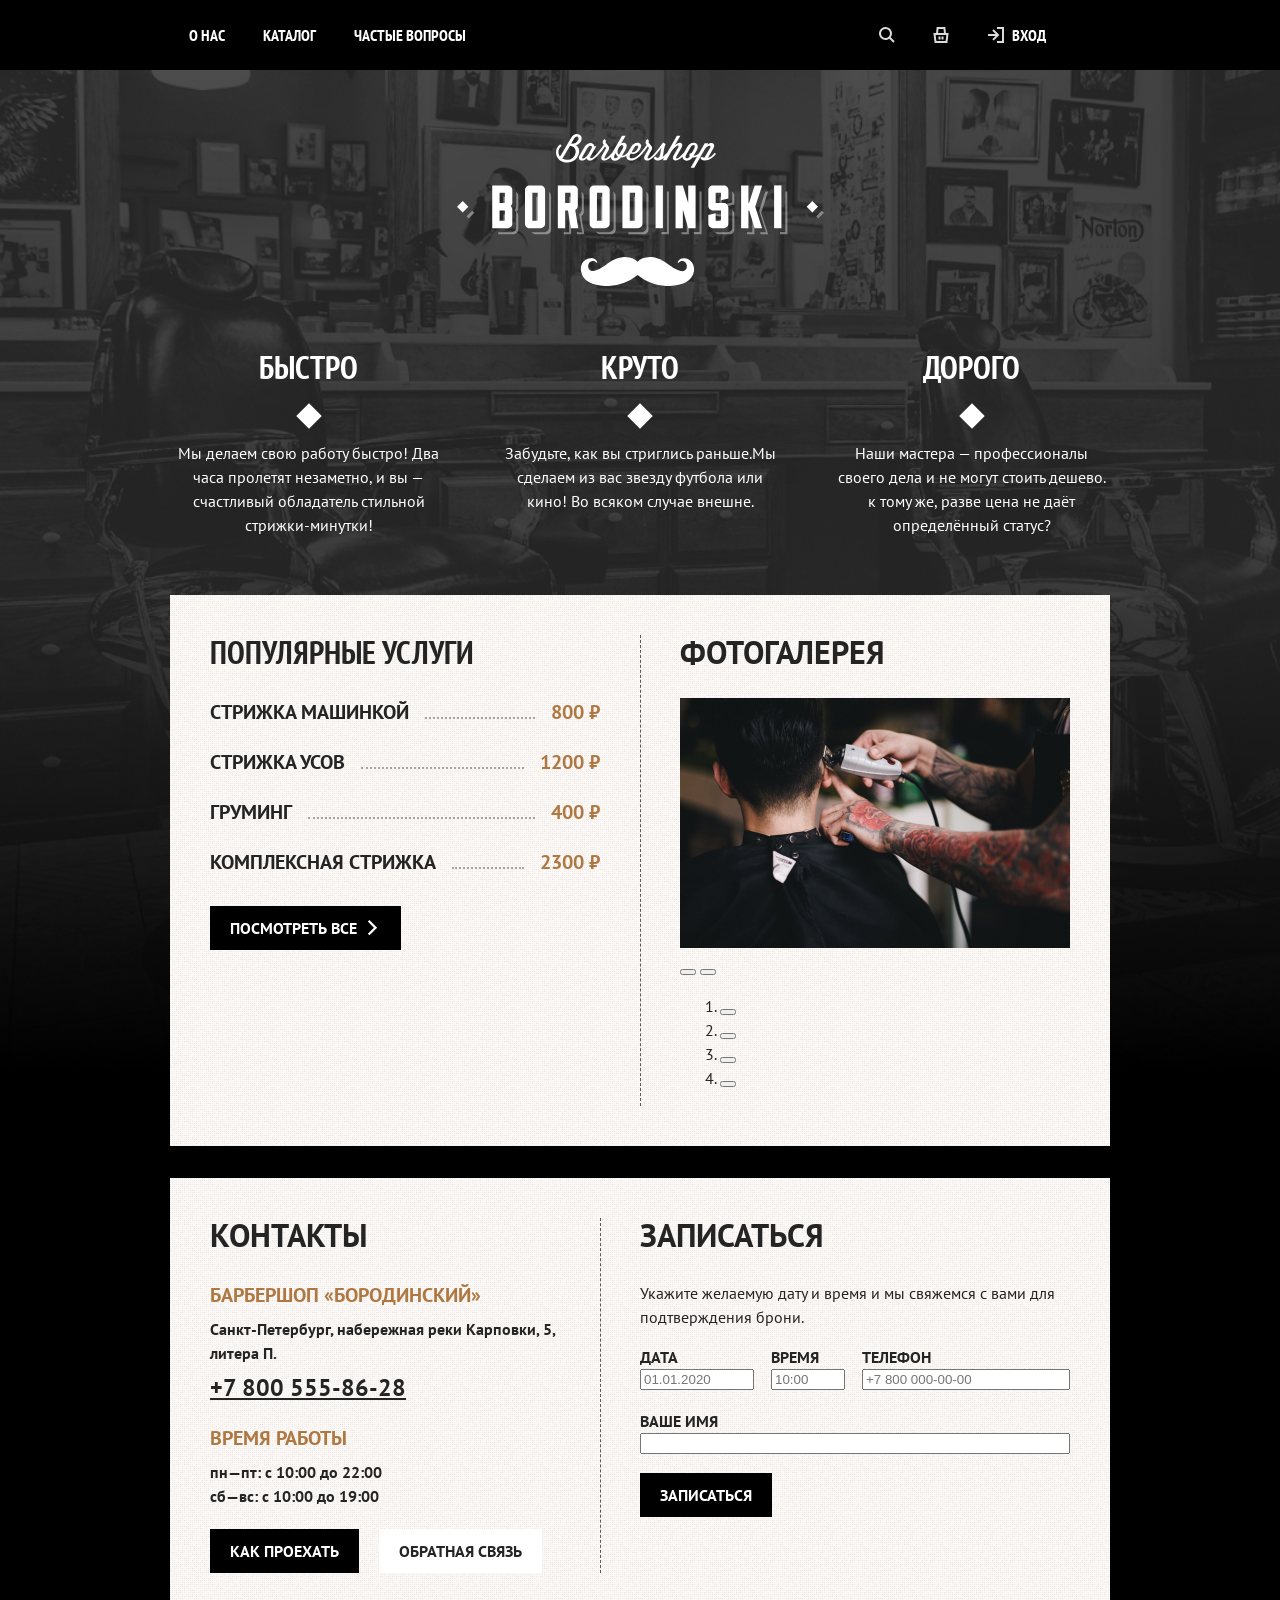
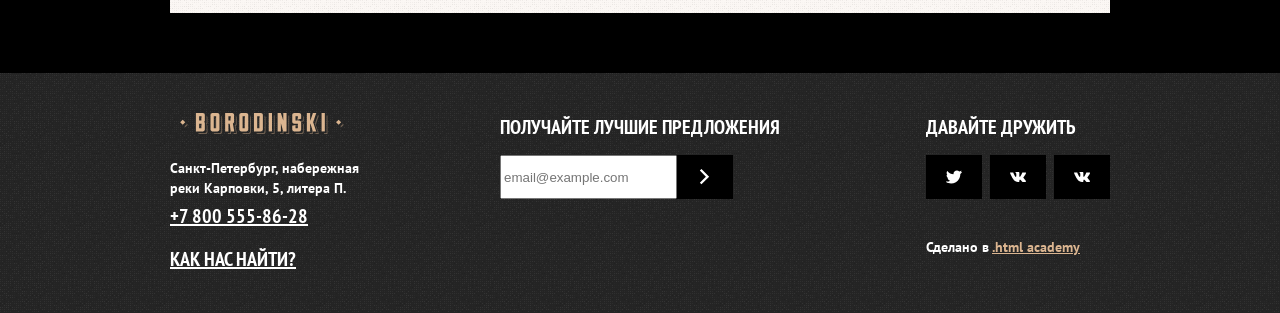
<file: index.html>
<!DOCTYPE html>
<html lang="ru">

  <head>
    <meta charset="utf-8">
    <meta name="viewport" content="width=device-width, initial-scale=1">
    <title>Главная</title>
    <link rel="stylesheet" href="styles/styles.css">
  </head>

  <body>
    <header class="page-header">
      <nav class="navigation">
        <ul class="navigation-list">
          <li class="navigation-item">
            <a class="navigation-link" href="#">
              О нас
            </a>
          </li>
          <li class="navigation-item">
            <a class="navigation-link" href="catalog.html">
              Каталог
            </a>
          </li>
          <li class="navigation-item">
            <a class="navigation-link" href="#">
              Частые вопросы
            </a>
          </li>
        </ul>
        <ul class="navigation-list navigation-user">
          <li class="navigation-item">
            <a class="navigation-link" href="#">
              <svg class="navigation-icon" aria-hidden="true" focusable="false" width="16" height="16" xmlns="http://www.w3.org/2000/svg" fill="currentColor">
                <path fill-rule="evenodd" clip-rule="evenodd" d="M11 6.5a4.5 4.5 0 11-9 0 4.5 4.5 0 019 0zm-.665 5.249a6.5 6.5 0 111.414-1.414l3.958 3.958-1.414 1.414-3.958-3.958z" />
              </svg>
              <span class="visually-hidden">
                Поиск
              </span>
            </a>
          </li>
          <li class="navigation-item">
            <a class="navigation-link" href="#">
              <svg class="navigation-icon" aria-hidden="true" focusable="false" width="16" height="16" xmlns="http://www.w3.org/2000/svg">
                <path fill-rule="evenodd" clip-rule="evenodd" d="M3.09 6L3.577.905 3.662 0h8.676l.086.905L12.909 6h2.724l-.14 1.124-1 8-.11.876H1.617l-.11-.876-1-8L.368 6H3.09zM5.1 6h5.8l-.38-4H5.48L5.1 6zm-1.717 8l-.75-6h10.734l-.75 6H3.383zM8.5 9.5v3h2v-3h-2zm-3 3v-3h2v3h-2z" />
              </svg>
              <span class="visually-hidden">
                Корзина
              </span>
            </a>
          </li>
          <li class="navigation-item">
            <a class="navigation-link navigation-link-login" href="#">
              <svg class="navigation-icon" width="16" height="16" fill="none" xmlns="http://www.w3.org/2000/svg">
                <path fill-rule="evenodd" clip-rule="evenodd" d="M9 2h5v12H9v2h7V0H9v2zM4.293 3.707L7.536 6.95H0v2h7.536l-3.243 3.242 1.414 1.415 4.95-4.95.707-.707-.707-.707-4.95-4.95-1.414 1.414z" />
              </svg>
              Вход
            </a>
          </li>
        </ul>
      </nav>
    </header>

    <main class="main-container main-index">
      <div class="page-container">
        <h1 class="visually-hidden">Барбершоп «Бородинский»</h1>
        <img class="logo" src="images/logo-full-white.svg" width="367" height="152" alt="Барбершоп «Бородинский»">

        <section class="advantages">
          <h2 class="visually-hidden">
            Преимущества
          </h2>
          <ul class="advantages-list">
            <li class="advantages-item">
              <h3 class="advantages-title">
                Быстро
              </h3>
              <p class="advantages-description">
                Мы делаем свою работу быстро! Два часа пролетят незаметно, и вы — счастливый обладатель стильной стрижки-минутки!
              </p>
            </li>
            <li class="advantages-item">
              <h3 class="advantages-title">
                Круто
              </h3>
              <p class="advantages-description">
                Забудьте, как вы стриглись раньше.Мы сделаем из вас звезду футбола или кино! Во всяком случае внешне.
              </p>
            </li>
            <li class="advantages-item">
              <h3 class="advantages-title">
                Дорого
              </h3>
              <p class="advantages-description">
                Наши мастера — профессионалы своего дела и не могут стоить дешево. к тому же, разве цена не даёт определённый статус?
              </p>
            </li>
          </ul>
        </section>

        <div class="index-columns">
          <section class="services">
            <h2 class="services-title">
              Популярные услуги
            </h2>
            <ul class="services-list">
              <li class="services-item">
                Стрижка машинкой
                <b class="services-price">
                  800 ₽
                </b>
              </li>
              <li class="services-item">
                Стрижка усов
                <b class="services-price">
                  1200 ₽
                </b>
              </li>
              <li class="services-item">
                Груминг
                <b class="services-price">
                  400 ₽
                </b>
              </li>
              <li class="services-item">
                Комплексная стрижка
                <b class="services-price">
                  2300 ₽
                </b>
              </li>
            </ul>
            <button class="button button-all">
              Посмотреть все
            </button>
          </section>

          <section class="gallery">
            <h2 class="gallery-title">
              Фотогалерея
            </h2>
            <img class="slider-image" src="images/gallery.jpg" width="390" height="250" alt="Примеры работ">
            <button class="slider-button slider-prev" type="button">
              <span class="visually-hidden">
                Предыдущее фото
              </span>
            </button>
            <button class="slider-button slider-next" type="button">
              <span class="visually-hidden">
                Предыдущее фото
              </span>
            </button>
            <ol class="slider-division">
              <li class="slider-division-item">
                <button class="slider-division-button slider-division-button-current" type="button">
                  <span class="visually-hidden">
                    1 фото
                  </span>
                </button>
              </li>
              <li class="slider-division-item">
                <button class="slider-division-button" type="button">
                  <span class="visually-hidden">
                    2 фото
                  </span>
                </button>
              </li>
              <li class="slider-division-item">
                <button class="slider-division-button" type="button">
                  <span class="visually-hidden">
                    3 фото
                  </span>
                </button>
              </li>
              <li class="slider-division-item">
                <button class="slider-division-button" type="button">
                  <span class="visually-hidden">
                    4 фото
                  </span>
                </button>
              </li>
            </ol>
          </section>
        </div>

        <div class="index-columns">
          <section class="contacts">
            <h2 class="contacts-title">
              Контакты
            </h2>
            <h3 class="contacts-subtitle">
              Барбершоп «Бородинский»
            </h3>
            <address class="contacts-address">
              <p class="contacts-address-text">
                Санкт-Петербург, набережная реки Карповки, 5, литера П.
              </p>
              <a class="contacts-phone" href="tel:+78005558628">
                +7 800 555-86-28
              </a>
            </address>
            <h3 class="contacts-subtitle">
              Время работы
            </h3>
            <ul class="contacts-schedule">
              <li class="contacts-schedule-item">
                пн—пт: с 10:00 до 22:00
              </li>
              <li class="contacts-schedule-item">
                сб—вс: с 10:00 до 19:00
              </li>
            </ul>
            <p class="contacts-navigation">
              <a class="button" href="#">
                Как проехать
              </a>
              <a class="button button-feedback" href="#">
                Обратная связь
              </a>
            </p>
          </section>

          <section class="appointment">
            <h2 class="appointment-title">Записаться</h2>
            <p>Укажите желаемую дату и время и мы свяжемся с вами для подтверждения брони.</p>
            <form class="appointment-form" action="https://echo.htmlacademy.ru/" method="post">
              <p class="field-group appointment-form-date">
                <label class="form-label" for="appointment-date">
                  Дата
                </label>
                <input type="text" name="appointment-date" id="appointment-date" placeholder="01.01.2020">
              </p>
              <p class="field-group appointment-form-time">
                <label class="form-label" for="appointment-time">
                  Время
                </label>
                <input type="text" name="appointment-time" id="appointment-time" placeholder="10:00">
              </p>
              <p class="field-group appointment-form-phone">
                <label class="form-label" for="appointment-phone">
                  Телефон
                </label>
                <input type="text" name="appointment-phone" id="appointment-phone" placeholder="+7 800 000-00-00">
              </p>
              <p class="field-group appointment-form-name">
                <label class="form-label" for="appointment-name">
                  Ваше имя
                </label>
                <input type="text" name="appointment-name" id="appointment-name">
              </p>
              <button class="button appointment-submit" type="submit">
                Записаться
              </button>
            </form>
          </section>
        </div>
      </div>
    </main>

    <footer class="page-footer">
      <div class="page-footer-container">
        <section class="footer-contacts">
          <h2 class="visually-hidden">
            Контакты
          </h2>
          <img class="footer-contacts-logo" src="images/logo-short-dark.svg" width="184" height="21" alt="Логотип Барбершоп «Бородинский»">
          <address class="footer-contacts-address">
            <p class="footer-about-text">
              Санкт-Петербург, набережная реки Карповки, 5, литера П.
            </p>
            <a class="footer-contacts-address-phone" href="">
              +7 800 555-86-28
            </a>
          </address>
          <a class="footer-contacts-map-link" href="#">
            Как нас найти?
          </a>
        </section>

        <section class="newsletter">
          <h2 class="page-footer-title">Получайте лучшие предложения</h2>
          <form class="newsletter-form" action="https://echo.htmlacademy.ru/" method="post">
            <label class="visually-hidden" for="newsletter-email">
              Email
            </label>
            <input class="field" type="email" name="newsletter-email" id="newsletter-email" placeholder="email@example.com">
            <button class="button newsletter-button" type="submit">
              <span class="visually-hidden">
                Отправить
              </span>
            </button>
          </form>
        </section>

        <section class="footer-social">
          <h2 class="page-footer-title">
            Давайте дружить
          </h2>
          <ul class="footer-social-list">
            <li class="footer-social-item">
              <a class="footer-social-link footer-social-tw" href="#">
                <span class="visually-hidden">
                  rutube
                </span>
              </a>
            </li>
            <li class="footer-social-item">
              <a class="footer-social-link footer-social-vk" href="#">
                <span class="visually-hidden">
                  ВКонтакте
                </span>
              </a>
            </li>
            <li class="footer-social-item">
              <a class="footer-social-link footer-social-vkontakte" href="#">
                <span class="visually-hidden">
                  vkontakte
                </span>
              </a>
            </li>
          </ul>
          <p class="about-text">
            Сделано в <a class="htmlacademy-link" href="https://htmlacademy.ru/">.html academy</a>
          </p>
        </section>
      </div>
    </footer>
  </body>

</html>
</file>
<file: styles/styles.css>
@font-face {
  font-family: "PT Sans";
  font-style: normal;
  font-weight: 400;
  src: url("../fonts/pt-sans-regular.woff2") format("woff2");
  font-display: swap;
}

@font-face {
  font-family: "PT Sans";
  font-style: normal;
  font-weight: 700;
  src: url("../fonts/pt-sans-bold.woff2") format("woff2");
  font-display: swap;
}

@font-face {
  font-family: "PT Sans Narrow";
  font-style: normal;
  font-weight: 700;
  src: url("../fonts/pt-sans-narrow-bold.woff2") format("woff2");
  font-display: swap;
}

html {
  height: 100%;
}

body {
  margin: 0;
  display: flex;
  flex-direction: column;
  min-height: 100%;
  font-family: "PT Sans", sans-serif;
  font-size: 16px;
  line-height: 24px;
  color: #242424;
  background-color: #fbf7f4;
}

.visually-hidden {
  position: absolute;
  width: 1px;
  height: 1px;
  margin: -1px;
  padding: 0;
  border: 0;
  clip: rect(0 0 0 0);
  overflow: hidden;
}

.button {
  display: inline-block;
  box-sizing: border-box;
  padding: 14px 20px;
  font-family: inherit;
  font-size: 16px;
  line-height: 16px;
  font-weight: 700;
  text-align: center;
  color: #ffffff;
  background-color: #000000;
  border: none;
  text-decoration: none;
  text-transform: uppercase;
  cursor: pointer;
}

.button:hover,
.footer-social-link:hover {
  background-color: #814b18;
}

.button:focus,
.footer-social-link:focus {
  outline: 2px solid #dbb590;
  background-color: #4e2e0e;
}

.button:disabled {
  color: #e7e7e7;
  background-color: #595959;
}

.button:disabled:hover {
  background-color: #595959;
  outline: none;
  cursor: default;
}

.button + .button {
  margin-left: 16px;
}

.button-all{
  padding-right: 44px;
  background-image: url("../images/arrow-right.svg");
  background-repeat: no-repeat;
  background-size: 16px 16px;
  background-position: center right 20px;
}

.button-feedback {
  color: #242424;
  background-color: #ffffff;
}

.button-feedback:hover {
  background-color: #dbb590;
}

.button-feedback:focus {
  outline: 2px solid #af7842;
  background-color: #dbb590;
}

.page-header {
  color: #ffffff;
  background-color: #000000;
}

.navigation {
  display: flex;
  width: 940px;
  margin: 0 auto;
}

.navigation-list {
  display: flex;
  flex-wrap: wrap;
  width: 470px;
  margin: 0;
  padding: 0;
  list-style: none;
}

.navigation-user {
  max-width: 250px;
  margin-left: auto;
}

.navigation-link {
  position: relative;
  display: block;
  padding: 24px 19px;
  font-family: "PT Sans Narrow", sans-serif;
  line-height: 22px;
  font-weight: 700;
  text-align: center;
  color: #ffffff;
  background-color: #000000;
  text-decoration: none;
  text-transform: uppercase;
}

.navigation-link:hover {
  background-color: #595959;
  outline: none;
}

.navigation-link:focus {
  box-shadow: inset 0 0 0 4px #e7e7e7;
}

.navigation-link-current::before {
  position: absolute;
  content: "";
  height: 4px;
  right: 20px;
  left: 20px;
  bottom: 0;
  background-color: #ffffff;
}

.navigation-icon {
  position: absolute;
  top: 0;
  right: 0;
  bottom: 0;
  left: 0;
  margin: auto;
  fill: #dbdbdb;
}

.navigation-link:hover .navigation-icon {
  fill: #242424;
}

.navigation-link:focus .navigation-icon {
  fill: #dbdbdb;
}

.navigation-logo {
  display: flex;
  align-items: center;
  width: 140px;
  margin-right: 100px;
}

.navigation-link-login {
  padding-left: 44px;
}

.navigation-link-login .navigation-icon {
  right: auto;
  left: 20px;
  margin: auto 0;
}

.navigation-user .navigation-link {
  min-width: 16px;
  min-height: 22px;
}

.main-container {
  flex-grow: 1;
  padding-top: 64px;
  padding-bottom: 60px;
}

.main-index {
  color: #ffffff;
  background-color: #000000;
  background-image: url("../images/index-bg.jpg");
  background-size: 100% auto;
  background-repeat: no-repeat;
}

.main-inner {
  padding-top: 40px;
  color: #242424;
  background-color: #fbf7f4;
  background-image: url("../images/noisy.png");
}

.page-container {
  width: 940px;
  margin: 0 auto;
}

.logo {
  display: block;
  margin: 0 auto;
  margin-bottom: 64px;
}

.advantages {
  margin-bottom: 58px;
}

.advantages-list {
  display: flex;
  justify-content: space-between;
  margin: 0;
  padding: 0;
  list-style: none;
  text-align: center;
  color: #ffffff
}

.advantages-item {
  width: 277px;
}

.advantages-title {
  position: relative;
  margin-top: 0;
  margin-bottom: 56px;
  font-family: "PT Sans Narrow", sans-serif;
  font-size: 32px;
  line-height: 35px;
  text-transform: uppercase;
}

.advantages-title::before {
  position: absolute;
  bottom: -40px;
  content: "";
  width: 18px;
  height: 18px;
  background-color: #ffffff;
  left: 50%;
  margin-left: -9px;
  transform: rotate(45deg);
}

.advantages-description {
  margin: 0;
}

.index-columns {
  position: relative;
  display: flex;
  justify-content: space-between;
  margin-bottom: 32px;
  padding: 40px;
  color: #242424;
  background-color: #fbf7f4;
  background-image: url("../images/noisy.png");
}

.index-columns::after {
  position: absolute;
  content: "";
  top: 40px;
  bottom: 40px;
  width: 0;
  border-right: 1px dashed #595959;
}

.index-columns:first-of-type::after {
  left: 470px;
}

.index-columns:last-of-type::after {
  left: 430px;
}

.index-columns:last-child {
  margin-bottom: 0;
}

.services {
  width: 390px;
  text-transform: uppercase;
}

.services-title {
  font-family: "PT Sans Narrow", sans-serif;
  margin-top: 0;
  margin-bottom: 28px;
  font-size: 32px;
  line-height: 35px;
  font-weight: 700;
}

.services-list {
  margin: 0;
  margin-bottom: 30px;
  padding: 0;
  list-style: none;
  font-size: 20px;
  line-height: 28px;
  font-weight: 700;
}

.services-item {
  display: flex;
  justify-content: space-between;
  align-items: baseline;
  margin-bottom: 22px;
}

.services-item::before {
  content: "";
  flex-grow: 1;
  order: 2;
  margin-right: 16px;
  margin-left: 16px;
  border-bottom: 2px dotted rgba(89, 89, 89, 0.5);
}

.services-price {
  order: 3;
  color: #af7842;
}

.gallery {
  width: 390px;
}

.gallery-title {
  margin-top: 0;
  margin-bottom: 28px;
  font-size: 32px;
  line-height: 35px;
  font-weight: 700;
  text-transform: uppercase;
}

.contacts {
  width: 350px;
  font-weight: 700;
}

.contacts-title {
  margin-top: 0;
  margin-bottom: 28px;
  font-size: 32px;
  line-height: 35px;
  font-weight: 700;
  text-transform: uppercase;
}

.contacts-address {
  font-style: normal;
}

.contacts-subtitle {
  margin-top: 22px;
  margin-bottom: 8px;
  font-size: 20px;
  line-height: 28px;
  text-transform: uppercase;
  color: #af7842;
}

.contacts-address-text {
  margin: 8px 0;
}

.contacts-phone {
  font-size: 24px;
  line-height: 29px;
  text-decoration-line: underline;
  text-transform: uppercase;
  color: #242424;
}

.contacts-schedule {
  margin: 8px 0;
  padding: 0;
  list-style: none;
}

.contacts-navigation {
  margin-top: 21px;
  margin-bottom: 0;
}

.appointment {
  width: 430px;
}

.appointment-title {
  margin-top: 0;
  margin-bottom: 28px;
  font-size: 32px;
  line-height: 35px;
  font-weight: 700;
  text-transform: uppercase;
}

.appointment-form {
  display: grid;
  grid-template-columns: 114px 74px 208px;
  gap: 19px  17px;
}

.field-group {
  display: flex;
  flex-direction: column;
  margin: 0;
}

.appointment-form  .info {
  display: none;
}

.appointment-form-name {
  grid-column: 1 / -1;
}

.appointment-submit {
  grid-column: 1 / -1;
  justify-self: start;
}

.form-label {
  line-height: 24px;
  font-weight: 700;
  text-transform: uppercase;
}

.page-footer {
  font-size: 14px;
  font-weight: 700;
  color: #ffffff;
  background-color: #242424;
  background-image: url("../images/noisy.png");
  background-repeat: repeat;
}

.page-footer-container {
  display: flex;
  width: 940px;
  margin: 0 auto;
  padding: 40px 0;
}


.page-footer a {
  color: #ffffff;
}

.page-footer .htmlacademy-link {
  font-size: 14px;
  color: #dbb590;
}

.page-footer-title {
  margin-top: 0;
  margin-bottom: 14px;
  font-family: "PT Sans Narrow", sans-serif;
  font-size: 20px;
  line-height: 28px;
  font-weight: 700;
  color: #ffffff;
  text-transform: uppercase;
}

.footer-contacts {
  width: 200px;
  margin-right: 130px;
}

.footer-contacts-logo {
  display: block;
  margin-bottom: 24px;
}

.footer-about-text {
  margin-top: 0;
  margin-bottom: 4px;
}

.footer-contacts-address {
  margin-bottom: 16px;
  font-style: normal;
}

.footer-contacts-address p {
  font-size: 14px;
  line-height: 20px;
  font-weight: 700;
  color: #ffffff;
}

.footer-contacts-address-phone {
  font-family: "PT Sans Narrow", sans-serif;
  font-size: 20px;
  line-height: 28px;
  font-weight: 700;
  text-decoration: underline;
  text-transform: uppercase;
}

.footer-contacts-map-link {
  font-family: "PT Sans Narrow", sans-serif;
  font-size: 20px;
  line-height: 26px;
  font-weight: 700;
  color: #ffffff;
  text-decoration: underline;
  text-transform: uppercase;
}

.newsletter-form {
  display: flex;
}

.newsletter-button {
  width: 56px;
  height: 44px;
  background-image: url("../images/arrow-right.svg");
  background-repeat: no-repeat;
  background-position: center;
  background-size: 16px 16px;
}

.footer-social {
  margin-left: auto;
  max-width: 190px;
}

.footer-social p {
  margin: 0;
}

.footer-social-list {
  display: flex;
  flex-wrap: wrap;
  margin: 0;
  margin-bottom: 28px;
  padding: 0;
  list-style: none;
}

.footer-social-item {
  margin-right: 8px;
  margin-bottom: 8px;
}

.footer-social-item:nth-child(3n) {
  margin-right: 0;
}

.footer-social-link {
  display: block;
  width: 56px;
  height: 44px;
  background-color: #000000;
  background-repeat: no-repeat;
  background-position: center;
  background-size: 16px 16px;
}

.footer-social-tw {
  background-image: url("../images/twitter.svg");
}

.footer-social-vk {
  background-image: url("../images/vk.svg");
}

.footer-social-vkontakte {
  background-image: url("../images/vk.svg");
}

.inner-header-title {
  margin-top: 0;
  margin-bottom: 16px;
  font-size: 32px;
  line-height: 35px;
  text-transform: uppercase;
}

.breadcrumbs {
  display: flex;
  margin: 0;
  padding: 0;
  color: #242424;
  list-style: none;

}

.breadcrumbs-link {
  color: inherit;
}

.breadcrumbs-item {
  position: relative;
  margin-right: 32px;
  list-style: none;
}

.breadcrumbs-item::after {
  position: absolute;
  top: 10px;
  right: -20px;
  width: 8px;
  height: 8px;
  background-color: #242424;
  content: "";
  transform: rotate(45deg);
}

.breadcrumbs-item:last-child::after {
  content: none;
}

.catalog-products {
  display: flex;
}

.catalog-filter {
  width: 220px;
  margin-right: 20px;
}

.catalog-right-column {
  width: 700px;
}

.catalog-filter-title {
  font-size: 20px;
  line-height: 28px;
  font-weight: 700;
  color: #242424;
  text-transform: uppercase;
}

.control {
  font-weight: 700;
}

.sorting-container {
  display: flex;
  margin-bottom: 16px;
  padding: 16px;
  color: #000000;
  background-color: #ffffff;
}

.sorting-type {
  margin-right: auto;
}

.card-grid-toggle {
  display: flex;
  align-items: center;
  justify-content: center;
  width: 56px;
  height: 44px;
  background-color: #000000;
}

.card-grid-toggle:hover {
  background-color: #814b18;
}

.card-grid-toggle:focus {
  outline: 2px solid #dbb590;
  background-color: #4e2e0e;
}

.card-grid-toggle svg {
  fill: #ffffff;
}

.card-grid-toggle-current {
  background-color: #ffffff;
}

.card-grid-toggle-current svg {
  fill: #000000;
}

.card-grid-toggle:hover svg,
.card-grid-toggle:focus svg {
  fill: #ffffff;
}

.product-list {
  display: grid;
  grid-template-columns: repeat(3, 220px);
  gap: 20px;
  margin: 0;
  margin-bottom: 24px;
  padding: 0;
  list-style: none;
}

.product-card {
  display: flex;
  flex-direction: column;
  background-color: #ffffff;
}

.product-card-link {
  text-decoration: none;
}

.product-card-content {
  padding: 16px;
  display: flex;
  flex-direction: column;
  flex-grow: 1;
}

.product-card-title-link {
  margin-top: 16px;
  margin-bottom: 8px;
}

.product-card-title {
  font-weight: 700;
  color: #242424;
}

.product-card-price {
  font-size: 24px;
  line-height: 29px;
  font-weight: 700;
  color: #814b18;
  text-transform: uppercase;
  margin-bottom: 16px;
}

.product-card-button {
  margin-top: auto;
}

.pagination-container {
  display: flex;
  padding: 16px;
  background-color: #ffffff;
}

.pagination {
  display: flex;
  margin: 0;
  padding: 0;
  list-style-type: none;
}

.pagination-item:not(:last-child) {
  margin-right: 8px;
}

.pagination-link {
  display: block;
  box-sizing: border-box;
  width: 50px;
  height: 44px;
  padding: 14px 20px;
  line-height: 16px;
  font-weight: 700;
  color: #ffffff;
  background-color: #000000;
  text-decoration: none;
}

.pagination-link:hover {
  background-color: #814b18;
}

.pagination-link:focus {
  outline: 2px solid #dbb590;
  background-color: #4e2e0e;
}

.pagination-show-more {
  margin-left: auto;
}

.pagination-current {
  color: #242424;
  background-color: #ffffff;
}

.pagination-prev,
.pagination-next {
  position: relative;
}

.pagination-prev {
  background-image: url("../images/arrow-left.svg");
  background-position: center;
  background-size: 16px 16px;
  background-repeat: no-repeat;
}

.pagination-next {
  background-image: url("../images/arrow-right.svg");
  background-position: center;
  background-size: 16px 16px;
  background-repeat: no-repeat;
}

.pagination-disabled {
  background-color: #595959;
}

.pagination-show-more {
  margin-left: auto;
}

.pagination-clear {
  margin-top: 24px;
  padding: 0;
  background-color: transparent;
}
</file>
